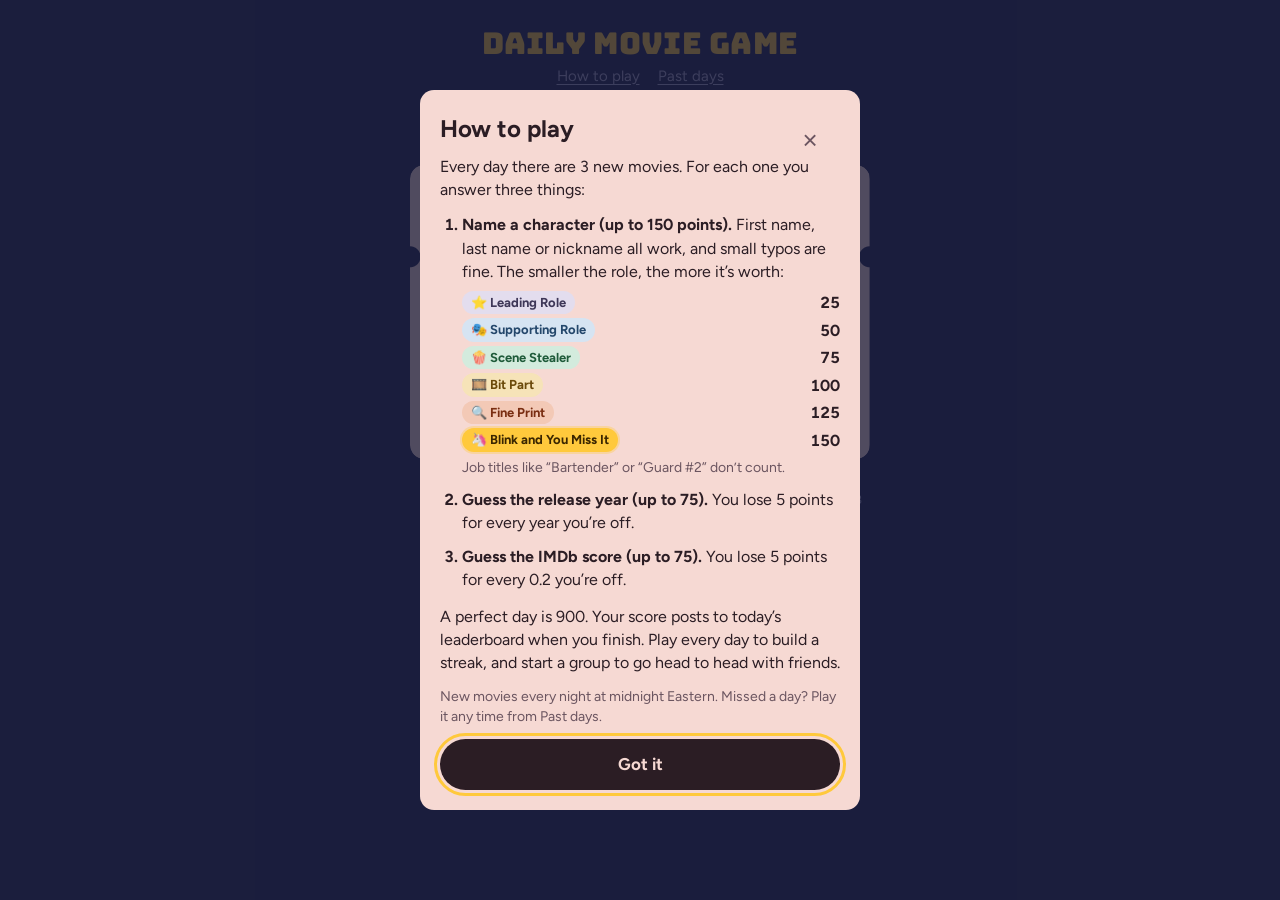
<file: index.html>
<!doctype html>
<html lang="en">
<head>
  <meta charset="utf-8">
  <meta name="viewport" content="width=device-width, initial-scale=1, viewport-fit=cover">
  <title>Daily Movie Game</title>
  <meta name="description" content="Three movies a day. Name an obscure character, guess the release year, guess the IMDb score.">
  <meta name="theme-color" content="#22264B">
  <link rel="preconnect" href="https://fonts.googleapis.com">
  <link rel="preconnect" href="https://fonts.gstatic.com" crossorigin>
  <link href="https://fonts.googleapis.com/css2?family=Bungee&family=Figtree:wght@400;500;600;700&display=swap" rel="stylesheet">
  <link rel="stylesheet" href="style.css?v=dev">
</head>
<body>
  <header class="top">
    <h1 class="wordmark">Daily Movie Game</h1>
    <nav class="top-links" aria-label="Game">
      <button class="link-btn" type="button" id="help-btn">How to play</button>
      <a href="archive.html?v=dev">Past days</a>
    </nav>
    <p class="today" id="today"></p>
    <p class="player" id="player" hidden></p>
    <p class="notice" id="notice" role="status" hidden></p>
    <ol class="progress" id="progress" aria-label="Progress"></ol>
  </header>

  <main id="app" aria-live="polite">
    <p class="status">Loading today's movies…</p>
  </main>

  <footer class="credits">
    <p>Movie data from <a href="https://www.themoviedb.org/" rel="noopener">TMDB</a> and ratings from <a href="https://www.omdbapi.com/" rel="noopener">OMDb</a>. This product uses the TMDB API but is not endorsed or certified by TMDB.</p>
  </footer>

  <template id="tpl-movie">
    <article class="ticket">
      <div class="ticket-head">
        <img class="poster" alt="">
        <div>
          <p class="ticket-count"></p>
          <h2 class="movie-title"></h2>
        </div>
      </div>
      <form class="guesses" autocomplete="off">
        <label class="field">
          <span class="field-label">Name one character in this movie</span>
          <span class="field-hint">The smaller the role, the more points. First name, last name, or nickname all count.</span>
          <input name="character" type="text" autocapitalize="words" spellcheck="false" placeholder="Character name" required>
        </label>
        <div class="field-row">
          <label class="field">
            <span class="field-label">Release year</span>
            <input name="year" type="number" inputmode="numeric" min="1900" max="2100" placeholder="1999" required>
          </label>
          <label class="field">
            <span class="field-label">IMDb score</span>
            <input name="imdb" type="number" inputmode="decimal" min="1" max="10" step="0.1" placeholder="7.4" required>
          </label>
        </div>
        <button class="btn" type="submit">Lock in answers</button>
      </form>
      <div class="reveal" hidden></div>
    </article>
  </template>

  <script type="module" src="js/app.js?v=dev"></script>
</body>
</html>
</file>
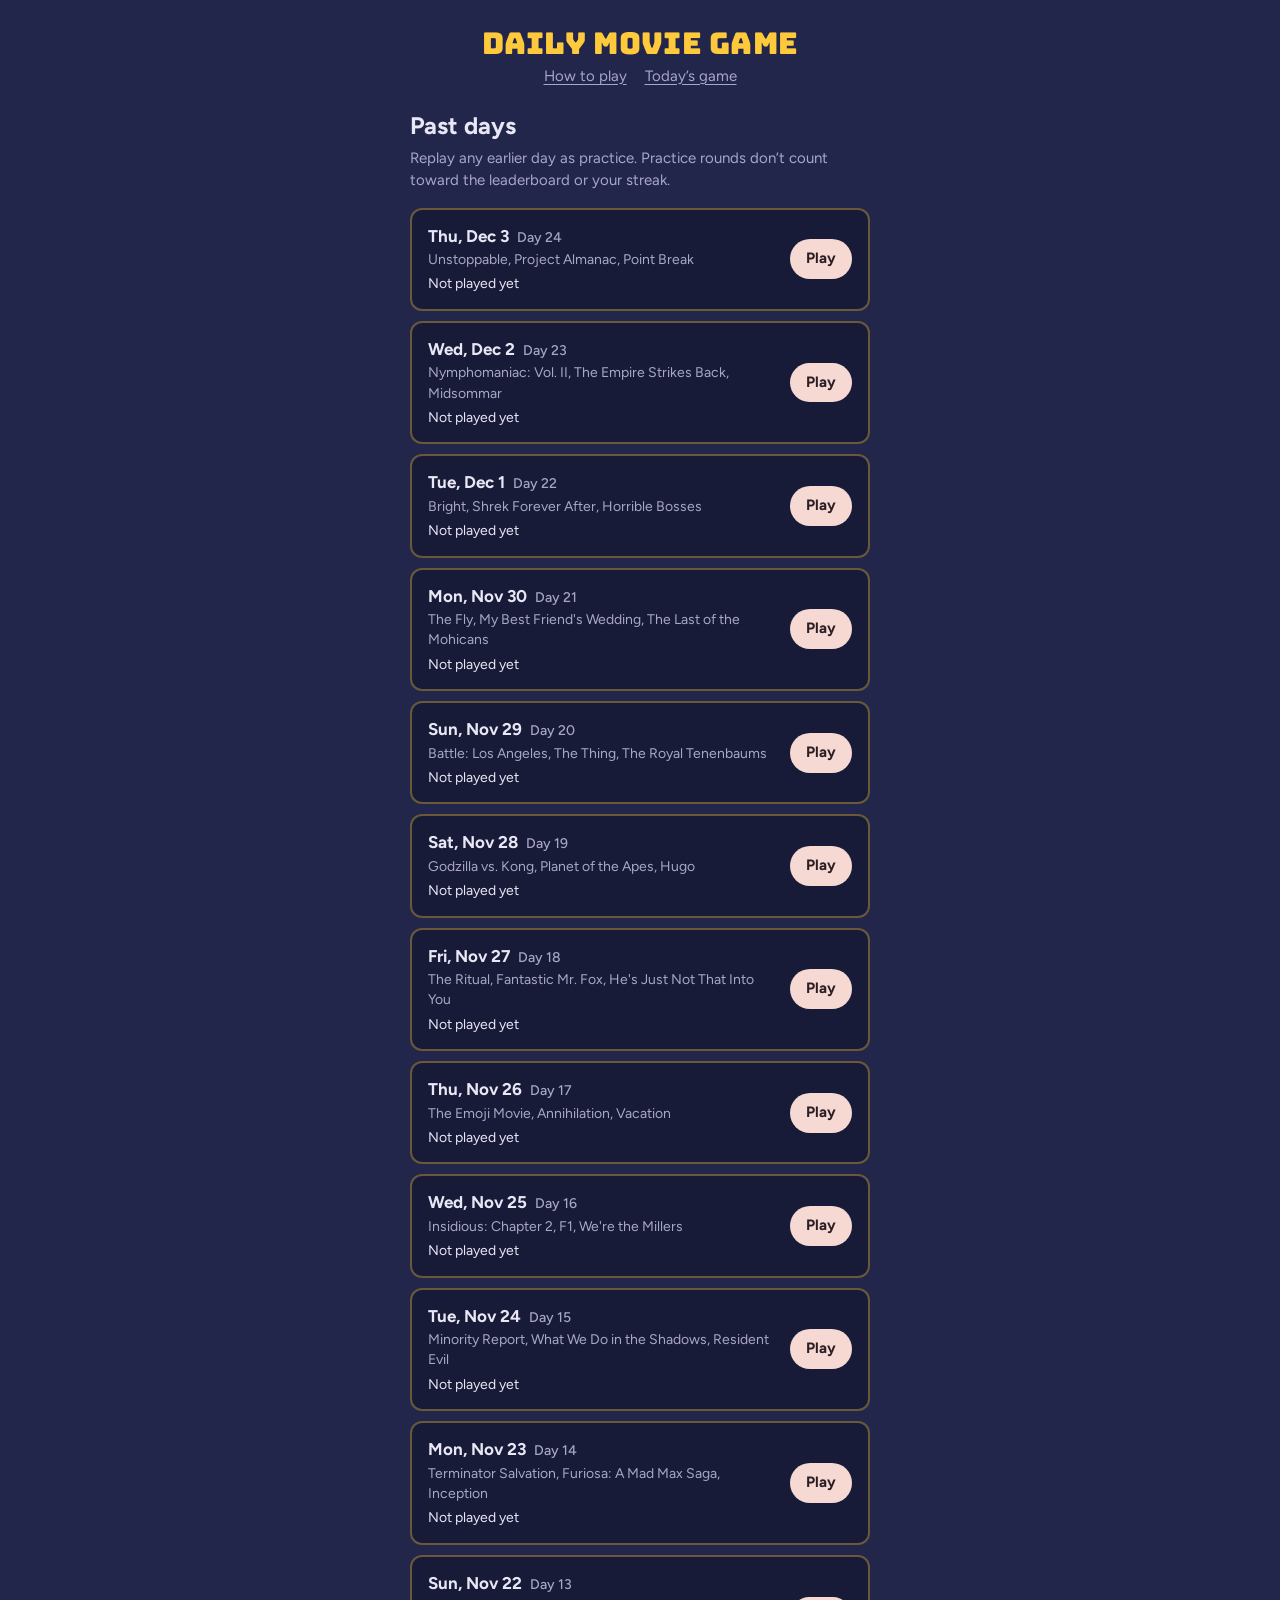
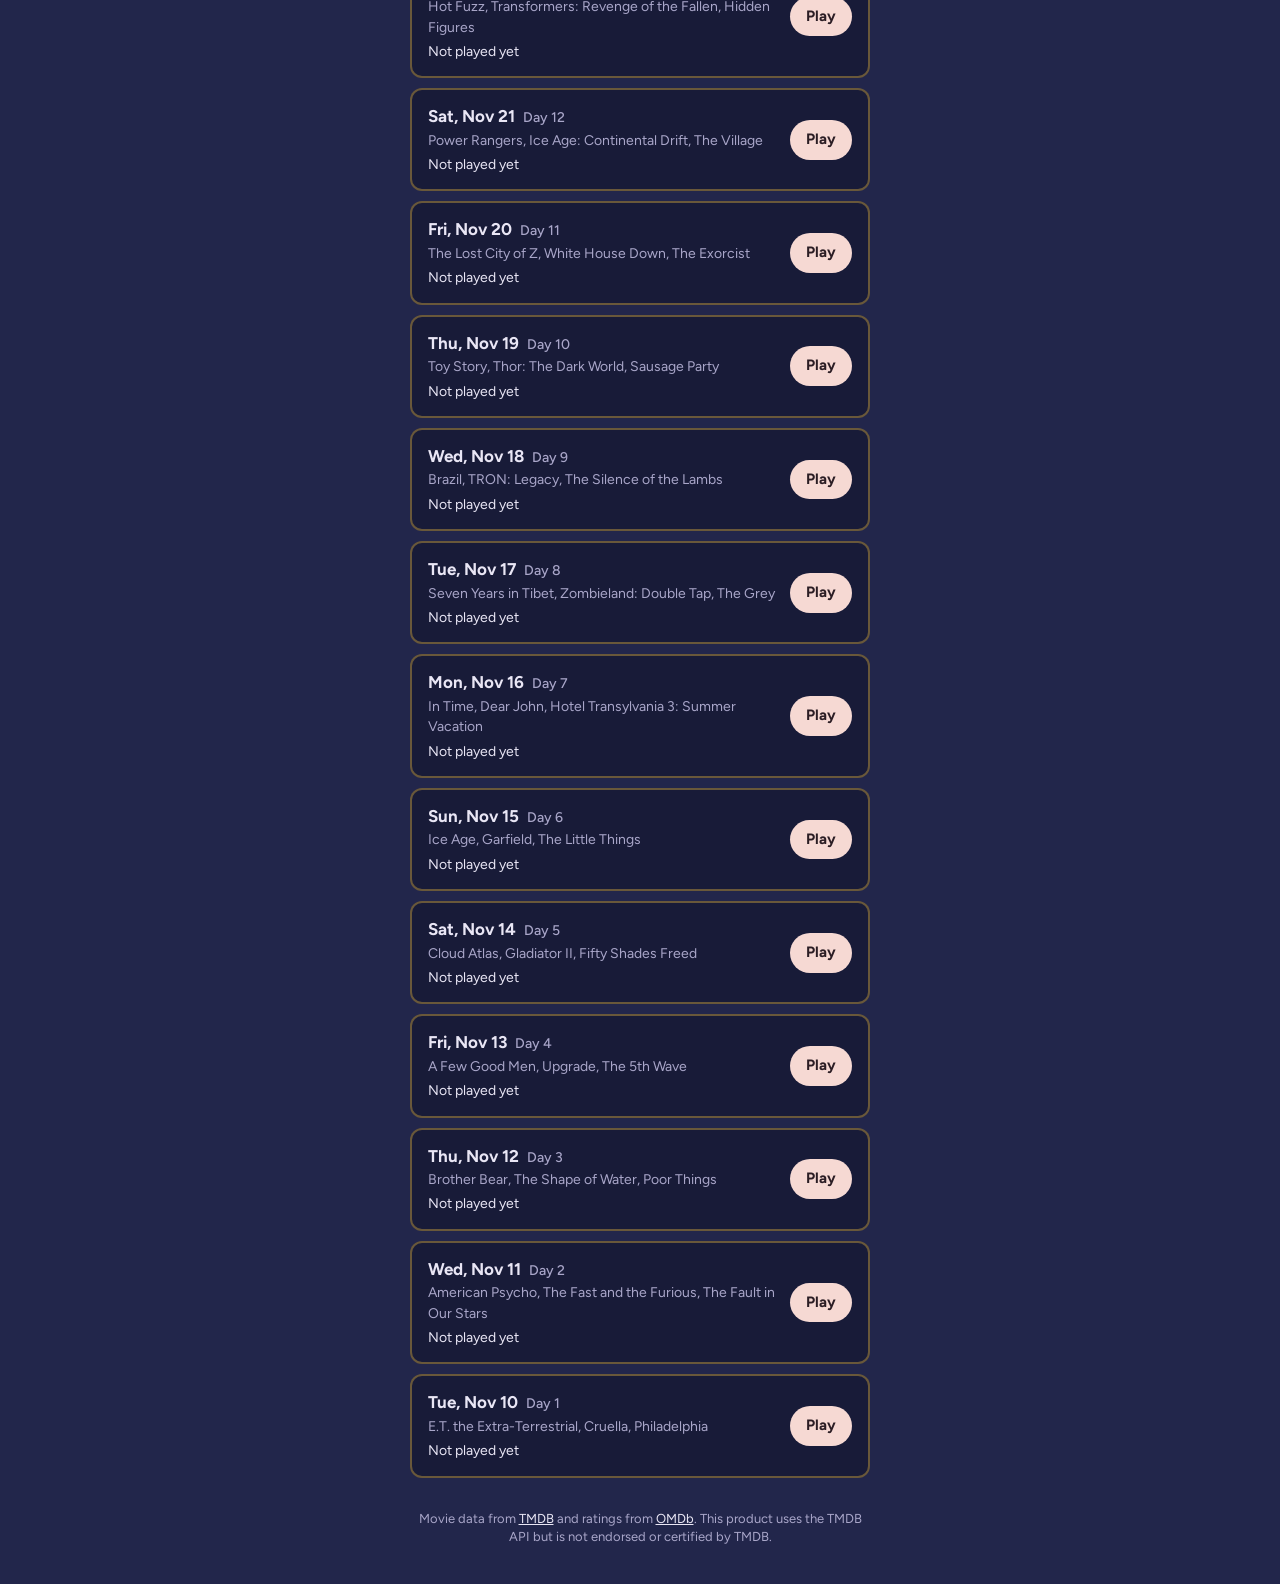
<file: archive.html>
<!doctype html>
<html lang="en">
<head>
  <meta charset="utf-8">
  <meta name="viewport" content="width=device-width, initial-scale=1, viewport-fit=cover">
  <title>Past Days</title>
  <meta name="description" content="Replay earlier days of Daily Movie Game. Three movies a day. Name an obscure character, guess the release year, guess the IMDb score.">
  <meta name="theme-color" content="#22264B">
  <link rel="preconnect" href="https://fonts.googleapis.com">
  <link rel="preconnect" href="https://fonts.gstatic.com" crossorigin>
  <link href="https://fonts.googleapis.com/css2?family=Bungee&family=Figtree:wght@400;500;600;700&display=swap" rel="stylesheet">
  <link rel="stylesheet" href="style.css?v=dev">
</head>
<body>
  <header class="top">
    <h1 class="wordmark"><a class="wordmark-link" href="./">Daily Movie Game</a></h1>
    <nav class="top-links" aria-label="Game">
      <button class="link-btn" type="button" id="help-btn">How to play</button>
      <a href="./">Today’s game</a>
    </nav>
  </header>

  <main id="archive" aria-live="polite">
    <h2 class="archive-title">Past days</h2>
    <p class="archive-intro">Replay any earlier day as practice. Practice rounds don’t count toward the leaderboard or your streak.</p>
    <p class="status">Loading…</p>
  </main>

  <footer class="credits">
    <p>Movie data from <a href="https://www.themoviedb.org/" rel="noopener">TMDB</a> and ratings from <a href="https://www.omdbapi.com/" rel="noopener">OMDb</a>. This product uses the TMDB API but is not endorsed or certified by TMDB.</p>
  </footer>

  <script type="module" src="js/archive.js?v=dev"></script>
</body>
</html>
</file>
<file: style.css>
:root {
  --velvet: #22264B;      /* theater-seat navy, page background */
  --velvet-deep: #181B38;
  --ticket: #F6D9D3;      /* admit-one ticket paper */
  --ticket-edge: #E8BFB6;
  --ink: #2B1D24;         /* printed ink on the ticket */
  --ink-soft: #6B5560;
  --bulb: #FFC93C;        /* marquee bulb, used sparingly */
  --good: #2F8F5B;
  --mid: #C98A12;
  --low: #C4562F;
  --miss: #8A7C82;
  --on-velvet: #E9E6F5;
  --on-velvet-soft: #A9A6C9;
  --radius-ticket: 14px;
  --radius-input: 8px;
}

* { box-sizing: border-box; }

html { -webkit-text-size-adjust: 100%; }

body {
  margin: 0;
  min-height: 100vh;
  background: var(--velvet);
  color: var(--on-velvet);
  font-family: "Figtree", system-ui, sans-serif;
  font-size: 17px;
  line-height: 1.45;
  padding: 0 16px calc(24px + env(safe-area-inset-bottom));
}

.top, main, .credits {
  max-width: 460px;
  margin: 0 auto;
}

.top {
  padding: 28px 0 8px;
  text-align: center;
}

.wordmark {
  font-family: "Bungee", "Figtree", sans-serif;
  font-weight: 400;
  font-size: 30px;
  line-height: 1.05;
  color: var(--bulb);
  margin: 0;
  letter-spacing: 0.01em;
}

.today {
  margin: 6px 0 14px;
  color: var(--on-velvet-soft);
  font-size: 15px;
}

/* Three ticket notches show where you are in today's game */
.progress {
  list-style: none;
  display: flex;
  justify-content: center;
  gap: 8px;
  margin: 0 0 18px;
  padding: 0;
}
.progress li {
  width: 34px;
  height: 10px;
  border-radius: 3px;
  background: rgba(233, 230, 245, 0.18);
}
.progress li.done { background: var(--ticket); }
.progress li.current { background: var(--bulb); }

.status {
  text-align: center;
  color: var(--on-velvet-soft);
  padding: 40px 0;
}

/* The ticket: the one bold element on the page */
.ticket {
  position: relative;
  background: var(--ticket);
  color: var(--ink);
  border-radius: var(--radius-ticket);
  padding: 20px 20px 22px;
  margin-bottom: 18px;
  /* punched half-circles on each side, like a torn admit-one stub */
  -webkit-mask:
    radial-gradient(circle 11px at 0 92px, transparent 10px, #000 11px) left / 51% 100% no-repeat,
    radial-gradient(circle 11px at 100% 92px, transparent 10px, #000 11px) right / 51% 100% no-repeat;
          mask:
    radial-gradient(circle 11px at 0 92px, transparent 10px, #000 11px) left / 51% 100% no-repeat,
    radial-gradient(circle 11px at 100% 92px, transparent 10px, #000 11px) right / 51% 100% no-repeat;
}

.ticket-head {
  display: flex;
  gap: 14px;
  align-items: center;
  padding-bottom: 18px;
  border-bottom: 2px dashed var(--ticket-edge);
  min-height: 92px;
}

.poster {
  width: 58px;
  height: 87px;
  object-fit: cover;
  border-radius: 4px;
  background: var(--ticket-edge);
  flex: none;
}

.ticket-count {
  margin: 0 0 2px;
  font-size: 14px;
  color: var(--ink-soft);
  font-weight: 600;
}

.movie-title {
  font-size: 23px;
  line-height: 1.15;
  margin: 0;
  font-weight: 700;
}
.movie-title .yr { font-weight: 500; color: var(--ink-soft); }

.guesses { padding-top: 16px; }

.field {
  display: block;
  margin-bottom: 14px;
  min-width: 0;
}
.field-label {
  display: block;
  font-weight: 600;
  font-size: 16px;
}
.field-hint {
  display: block;
  font-size: 14px;
  color: var(--ink-soft);
  margin-top: 1px;
}
.field input {
  display: block;
  width: 100%;
  margin-top: 6px;
  font: inherit;
  font-size: 18px; /* 16+ prevents iOS zoom on focus */
  color: var(--ink);
  background: #FFF6F3;
  border: 2px solid var(--ticket-edge);
  border-radius: var(--radius-input);
  padding: 10px 12px;
}
.field input:focus {
  outline: none;
  border-color: var(--ink);
}

.field-row {
  display: grid;
  grid-template-columns: 1fr 1fr;
  gap: 12px;
}

.btn {
  display: block;
  width: 100%;
  font: inherit;
  font-weight: 700;
  font-size: 17px;
  padding: 13px 16px;
  border: none;
  border-radius: 999px;
  background: var(--ink);
  color: var(--ticket);
  cursor: pointer;
}
.btn:focus-visible, a:focus-visible, .link-btn:focus-visible {
  outline: 3px solid var(--bulb);
  outline-offset: 3px;
}
.btn:disabled { opacity: 0.55; cursor: default; }
.btn.secondary {
  background: transparent;
  color: var(--on-velvet);
  border: 2px solid rgba(233, 230, 245, 0.35);
}

/* Answer reveal */
.reveal { padding-top: 16px; }
.answer {
  display: grid;
  grid-template-columns: 1fr auto;
  gap: 2px 12px;
  padding: 10px 0;
  border-bottom: 1px solid var(--ticket-edge);
}
.answer:last-of-type { border-bottom: none; }
.answer-q { font-weight: 600; }
.answer-detail { grid-column: 1; font-size: 15px; color: var(--ink-soft); }
.answer-pts {
  grid-row: 1 / span 2;
  grid-column: 2;
  align-self: center;
  font-family: "Bungee", sans-serif;
  font-size: 20px;
}
.pts-good { color: var(--good); }
.pts-mid { color: var(--mid); }
.pts-low { color: var(--low); }
.pts-miss { color: var(--miss); }

.movie-total {
  display: flex;
  justify-content: space-between;
  align-items: baseline;
  font-weight: 700;
  padding: 10px 0 16px;
}

@media (prefers-reduced-motion: no-preference) {
  .reveal:not([hidden]) .answer {
    animation: stamp 0.35s ease-out both;
  }
  .reveal .answer:nth-child(2) { animation-delay: 0.12s; }
  .reveal .answer:nth-child(3) { animation-delay: 0.24s; }
  @keyframes stamp {
    from { opacity: 0; transform: translateY(6px); }
    to { opacity: 1; transform: none; }
  }
}

/* Final results */
.final { text-align: center; padding-top: 8px; }
.final-score {
  font-family: "Bungee", sans-serif;
  font-size: 64px;
  line-height: 1;
  color: var(--bulb);
  margin: 4px 0 0;
}
.final-max { color: var(--on-velvet-soft); margin: 6px 0 4px; }
.percentile { font-size: 19px; font-weight: 600; margin: 10px 0 22px; }

.breakdown {
  background: var(--velvet-deep);
  border-radius: 12px;
  padding: 6px 16px;
  margin: 0 0 18px;
  text-align: left;
}
.breakdown-row {
  display: flex;
  justify-content: space-between;
  gap: 12px;
  padding: 10px 0;
  border-bottom: 1px solid rgba(233, 230, 245, 0.1);
}
.breakdown-item { border-bottom: 1px solid rgba(233, 230, 245, 0.1); }
.breakdown-item:last-child { border-bottom: none; }
.breakdown-item .breakdown-row { border-bottom: none; }

/* "See every character" reveal on the results screen */
.all-chars { padding: 0 0 12px; }
.all-chars summary {
  cursor: pointer;
  font-size: 15px;
  font-weight: 600;
  color: var(--bulb);
  padding: 2px 0;
  list-style-position: inside;
}
.all-chars summary:focus-visible { outline: 3px solid var(--bulb); outline-offset: 2px; border-radius: 4px; }
.tier-group { margin-top: 12px; }
.tier-head { display: flex; align-items: center; gap: 8px; }
.tier-head .tier { margin-left: 0; }
.tier-pts { font-size: 13px; color: var(--on-velvet-soft); }
.tier-names { margin: 6px 0 0; font-size: 15px; line-height: 1.5; color: var(--on-velvet); }
.tier-names .picked { color: var(--bulb); font-weight: 700; text-decoration: underline; text-underline-offset: 3px; }
.breakdown-pts { font-weight: 700; white-space: nowrap; }
.breakdown-movie { display: flex; flex-direction: column; gap: 4px; min-width: 0; }
.breakdown-char { display: flex; flex-wrap: wrap; align-items: center; gap: 6px 8px; font-size: 15px; color: var(--on-velvet-soft); }

/* Rarity tier badge: deeper in the credits = warmer, rarest glows marquee yellow */
.tier {
  display: inline-block;
  margin-left: 8px;
  padding: 2px 9px;
  border-radius: 999px;
  font-size: 13px;
  font-weight: 700;
  line-height: 1.5;
  white-space: nowrap;
  vertical-align: 2px;
}
.breakdown-char .tier { margin-left: 0; }
.tier-none    { background: #DDD3D6; color: #5E5157; }
.tier-top     { background: #E3DDEE; color: #3E3758; }
.tier-support { background: #D6E4F2; color: #24476B; }
.tier-scene   { background: #D3EBDD; color: #1F5B3A; }
.tier-bit     { background: #F6E3B8; color: #6B4A0B; }
.tier-deep    { background: #F3C9B6; color: #7A2E12; }
.tier-blink   { background: var(--bulb); color: #3A2600; box-shadow: 0 0 0 2px rgba(255, 201, 60, 0.35); }

.stack > * + * { margin-top: 10px; }

.nick {
  text-align: left;
  margin-bottom: 18px;
}
.nick label { display: block; font-weight: 600; margin-bottom: 6px; }
.nick input {
  width: 100%;
  font: inherit;
  font-size: 18px;
  padding: 10px 12px;
  border-radius: var(--radius-input);
  border: 2px solid rgba(233, 230, 245, 0.25);
  background: var(--velvet-deep);
  color: var(--on-velvet);
}
.nick input:focus { outline: none; border-color: var(--bulb); }

/* Leaderboards: Everyone + friend groups */
.boards { text-align: left; margin-top: 26px; }
.boards-title { font-size: 18px; margin: 0 0 10px; }
.board-tabs {
  display: flex;
  gap: 8px;
  overflow-x: auto;
  padding-bottom: 4px;
  margin: 0 -16px 12px;
  padding-left: 16px;
  padding-right: 16px;
  scrollbar-width: none;
}
.board-tabs::-webkit-scrollbar { display: none; }
.board-tab {
  flex: none;
  font: inherit;
  font-size: 15px;
  font-weight: 600;
  padding: 7px 14px;
  border-radius: 999px;
  border: 2px solid rgba(233, 230, 245, 0.25);
  background: transparent;
  color: var(--on-velvet);
  cursor: pointer;
  max-width: 220px;
  overflow: hidden;
  text-overflow: ellipsis;
  white-space: nowrap;
}
.board-tab[aria-selected="true"] { background: var(--on-velvet); color: var(--velvet); border-color: var(--on-velvet); }
.board-tab:focus-visible, .seg button:focus-visible { outline: 3px solid var(--bulb); outline-offset: 2px; }
.board-panel { min-height: 60px; }
.board-sub { margin: 0 0 6px; font-size: 14px; color: var(--on-velvet-soft); }

.board-list { margin: 0; padding: 0; list-style: none; counter-reset: rank; }
.board-list li {
  counter-increment: rank;
  display: flex;
  gap: 10px;
  padding: 9px 0;
  border-bottom: 1px solid rgba(233, 230, 245, 0.1);
}
.board-list li::before { content: counter(rank); width: 22px; flex: none; color: var(--on-velvet-soft); }
.board-list .who { flex: 1; min-width: 0; overflow: hidden; text-overflow: ellipsis; white-space: nowrap; }
.board-list .sc { font-weight: 700; white-space: nowrap; }
.board-list li.me { color: var(--bulb); }
.flame { font-size: 14px; }

.group-head { display: flex; justify-content: space-between; align-items: center; gap: 10px; flex-wrap: wrap; margin-bottom: 4px; }
.group-head .board-sub { margin: 0; }
.seg { display: inline-flex; border: 2px solid rgba(233, 230, 245, 0.25); border-radius: 999px; padding: 2px; }
.seg button {
  font: inherit; font-size: 14px; font-weight: 600;
  border: none; background: transparent; color: var(--on-velvet-soft);
  padding: 4px 12px; border-radius: 999px; cursor: pointer;
}
.seg button[aria-pressed="true"] { background: var(--velvet-deep); color: var(--on-velvet); }
.group-actions { display: flex; align-items: center; justify-content: space-between; gap: 12px; margin-top: 14px; }
.group-actions .link-btn { color: var(--on-velvet-soft); }
.group-actions .btn.small { background: var(--bulb); color: #3A2600; }

.btn.small { display: inline-block; width: auto; font-size: 15px; padding: 9px 16px; text-decoration: none; text-align: center; }

.group-form { margin-bottom: 18px; }
.group-form label { display: block; font-weight: 700; margin-bottom: 2px; }
.group-form .note { margin: 0 0 8px; }
.inline { display: flex; gap: 8px; margin-top: 6px; }
.inline input {
  flex: 1; min-width: 0;
  font: inherit; font-size: 18px;
  padding: 9px 12px;
  border-radius: var(--radius-input);
  border: 2px solid rgba(233, 230, 245, 0.25);
  background: var(--velvet-deep);
  color: var(--on-velvet);
}
.inline input:focus { outline: none; border-color: var(--bulb); }
.inline .btn.small { background: var(--ticket); color: var(--ink); }
#group-code { text-transform: uppercase; letter-spacing: 0.08em; }
.form-error { color: #FFB4A2; font-weight: 600; min-height: 1.4em; margin: 0; }

/* Streak + notices */
.streak { font-size: 18px; font-weight: 700; margin: 12px 0 0; }
.notice {
  margin: -6px auto 14px;
  max-width: 460px;
  padding: 10px 14px;
  border-radius: 10px;
  background: var(--velvet-deep);
  color: var(--on-velvet);
  font-size: 15px;
}

/* Daily reminder */
.reminder { text-align: left; margin-top: 26px; padding: 12px 16px; border-radius: 12px; background: var(--velvet-deep); }
.reminder summary { cursor: pointer; font-weight: 700; }
.reminder summary:focus-visible { outline: 3px solid var(--bulb); outline-offset: 3px; border-radius: 4px; }
.reminder .note { margin: 8px 0 12px; }
.remind-row { display: flex; align-items: center; gap: 10px; margin-bottom: 12px; }
.remind-row select {
  font: inherit; font-size: 16px;
  padding: 7px 10px;
  border-radius: var(--radius-input);
  border: 2px solid rgba(233, 230, 245, 0.25);
  background: var(--velvet);
  color: var(--on-velvet);
}
.remind-btns { display: flex; flex-wrap: wrap; gap: 8px; }
.remind-btns .btn.small { background: var(--ticket); color: var(--ink); }

.note { font-size: 14px; color: var(--on-velvet-soft); }
.copied { color: var(--bulb); font-weight: 600; min-height: 1.4em; margin: 8px 0 0; }

.credits {
  margin-top: 32px;
  font-size: 13px;
  color: var(--on-velvet-soft);
  text-align: center;
}
.credits a { color: var(--on-velvet); }

/* Name screen at the start */
.name-ticket { padding-top: 24px; }
.name-form input {
  display: block;
  width: 100%;
  margin: 14px 0 14px;
  font: inherit;
  font-size: 18px;
  color: var(--ink);
  background: #FFF6F3;
  border: 2px solid var(--ticket-edge);
  border-radius: var(--radius-input);
  padding: 11px 12px;
}
.name-form input:focus { outline: none; border-color: var(--ink); }
.name-title { font-size: 23px; line-height: 1.2; margin: 0 0 6px; }
.name-hint { margin: 0; color: var(--ink-soft); font-size: 15px; }
.name-form .link-btn { display: block; margin: 14px auto 0; color: var(--ink-soft); }

.link-btn {
  font: inherit;
  font-size: 15px;
  background: none;
  border: none;
  padding: 2px 0;
  color: inherit;
  text-decoration: underline;
  text-underline-offset: 3px;
  cursor: pointer;
}
.player { margin: -8px 0 14px; font-size: 15px; color: var(--on-velvet-soft); }
.player .link-btn { color: var(--on-velvet); }

.visually-hidden {
  position: absolute; width: 1px; height: 1px; padding: 0; margin: -1px;
  overflow: hidden; clip: rect(0 0 0 0); white-space: nowrap; border: 0;
}

/* Character name suggestions */
.has-suggestions { position: relative; }
.suggestions {
  position: absolute;
  left: 0;
  right: 0;
  z-index: 5;
  margin: 4px 0 0;
  padding: 4px;
  list-style: none;
  background: #FFF6F3;
  border: 2px solid var(--ink);
  border-radius: var(--radius-input);
  box-shadow: 0 10px 24px rgba(24, 27, 56, 0.35);
}
.suggestions li {
  padding: 10px 10px;
  border-radius: 6px;
  cursor: pointer;
  font-size: 17px;
}
.suggestions li[aria-selected="true"], .suggestions li:hover { background: var(--ticket); }

/* Header links: How to play / Past days */
.top-links { display: flex; justify-content: center; gap: 18px; margin: 6px 0 2px; }
.top-links a, .top-links .link-btn { color: var(--on-velvet-soft); font-size: 15px; line-height: 1.45; padding: 0; text-decoration: underline; text-underline-offset: 3px; }
.top-links a:hover, .top-links .link-btn:hover { color: var(--on-velvet); }
.wordmark-link { color: inherit; text-decoration: none; }

/* How to play card */
.help {
  width: min(440px, calc(100vw - 32px));
  max-height: calc(100vh - 48px);
  overflow-y: auto;
  border: none;
  border-radius: var(--radius-ticket);
  padding: 22px 20px 20px;
  background: var(--ticket);
  color: var(--ink);
  font-size: 16px;
  line-height: 1.45;
}
.help::backdrop { background: rgba(24, 27, 56, 0.75); }
.help h2 { margin: 0 0 8px; font-size: 24px; }
.help p { margin: 0 0 12px; }
.help-steps { margin: 0 0 14px; padding-left: 22px; }
.help-steps > li { margin-bottom: 10px; }
.help-steps > li::marker { font-weight: 700; }
.help-tiers { list-style: none; margin: 8px 0 6px; padding: 0; display: grid; gap: 4px; }
.help-tiers li { display: flex; justify-content: space-between; align-items: center; }
.help-tiers .tier { margin-left: 0; }
.help-pts { font-weight: 700; font-variant-numeric: tabular-nums; }
.help-small { display: block; font-size: 14px; color: var(--ink-soft); }
.help-x {
  position: absolute; top: 10px; right: 12px;
  width: 36px; height: 36px;
  font-size: 26px; line-height: 1;
  border: none; background: none; color: var(--ink-soft); cursor: pointer; border-radius: 50%;
}
.help-x:focus-visible { outline: 3px solid var(--ink); }
.help form { position: relative; }

/* Past days */
#archive { max-width: 460px; margin: 0 auto; }
.archive-title { font-size: 24px; margin: 12px 0 4px; }
.archive-intro { color: var(--on-velvet-soft); margin: 0 0 16px; font-size: 15px; }
.archive-list { list-style: none; margin: 0; padding: 0; }
.arch-day {
  display: flex; align-items: center; justify-content: space-between; gap: 12px;
  padding: 14px 16px; margin-bottom: 10px;
  border-radius: 12px; background: var(--velvet-deep);
}
.arch-day.unplayed { border: 2px solid rgba(255, 201, 60, 0.35); }
.arch-info { min-width: 0; }
.arch-date { margin: 0; font-weight: 700; }
.arch-num { margin-left: 8px; font-weight: 500; font-size: 14px; color: var(--on-velvet-soft); }
.arch-titles { margin: 2px 0 0; font-size: 14px; color: var(--on-velvet-soft); }
.arch-status { margin: 4px 0 0; font-size: 14px; }
.arch-score { font-weight: 700; color: var(--bulb); }
.arch-day .btn.small { flex: none; background: var(--ticket); color: var(--ink); }

/* Practice results buttons and the "no game" message */
.final .stack a.btn { text-decoration: none; text-align: center; }
.status .btn.small { margin-top: 10px; background: var(--ticket); color: var(--ink); }
</file>
